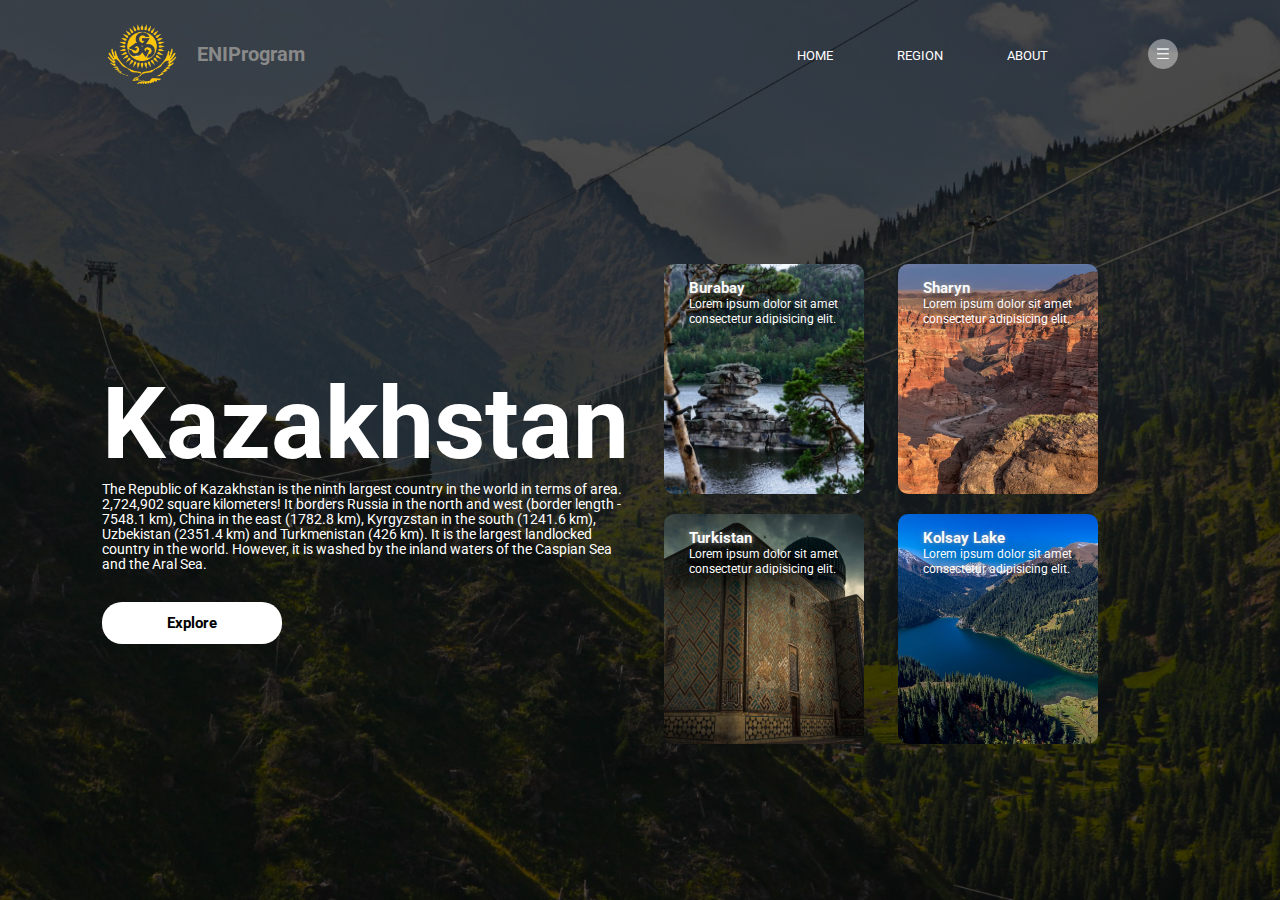
<file: index.html>
<!DOCTYPE html>
<html lang="en">

<head>
    <meta charset="UTF-8">
    <meta http-equiv="X-UA-Compatible" content="IE=edge">
    <meta name="viewport" content="width=device-width, initial-scale=1.0">
    <link rel="stylesheet" href="styles.css">
    <title>ENITourism</title>
</head>

<body>

    <div class="container">
        <div class="navbar">
            <img src="KZ-logo-removebg-preview.png" class="logo" alt="">
            <p>ENIProgram</p>
            <nav>
                <ul>
                    <li><a href="">HOME</a></li>
                    <li><a href="Region.html">REGION</a></li>
                    <li><a href="About.html">ABOUT</a></li>
                </ul>
            </nav>
            <img src="menu.png" class="menu-icon" alt="">
        </div>

        <div class="row">
            <div class="col">
                <h1>Kazakhstan</h1>
                <p>
                    The Republic of Kazakhstan is the ninth largest country in the world in terms of area. 2,724,902
                    square kilometers! It
                    borders Russia in the north and west (border length - 7548.1 km), China in the east (1782.8 km),
                    Kyrgyzstan in the south
                    (1241.6 km), Uzbekistan (2351.4 km) and Turkmenistan (426 km). It is the largest landlocked country
                    in the world.
                    However, it is washed by the inland waters of the Caspian Sea and the Aral Sea.
                </p>
                <a href="Explore.html">
                    <button type="button">Explore</button>
                </a>

            </div>
            <div class="col">
                <div class="card card1">
                    <h5>Burabay</h5>
                    <p>Lorem ipsum dolor sit amet consectetur adipisicing elit.</p>
                </div>
                <div class="card card2">
                    <h5>Sharyn</h5>
                    <p>Lorem ipsum dolor sit amet consectetur adipisicing elit.</p>
                </div>
                <div class="card card3">
                    <h5>Turkistan</h5>
                    <p>Lorem ipsum dolor sit amet consectetur adipisicing elit.</p>
                </div>
                <div class="card card4">
                    <h5>Kolsay Lake</h5>
                    <p>Lorem ipsum dolor sit amet consectetur adipisicing elit.</p>
                </div>
            </div>
        </div>
    </div>



</body>

</html>
</file>
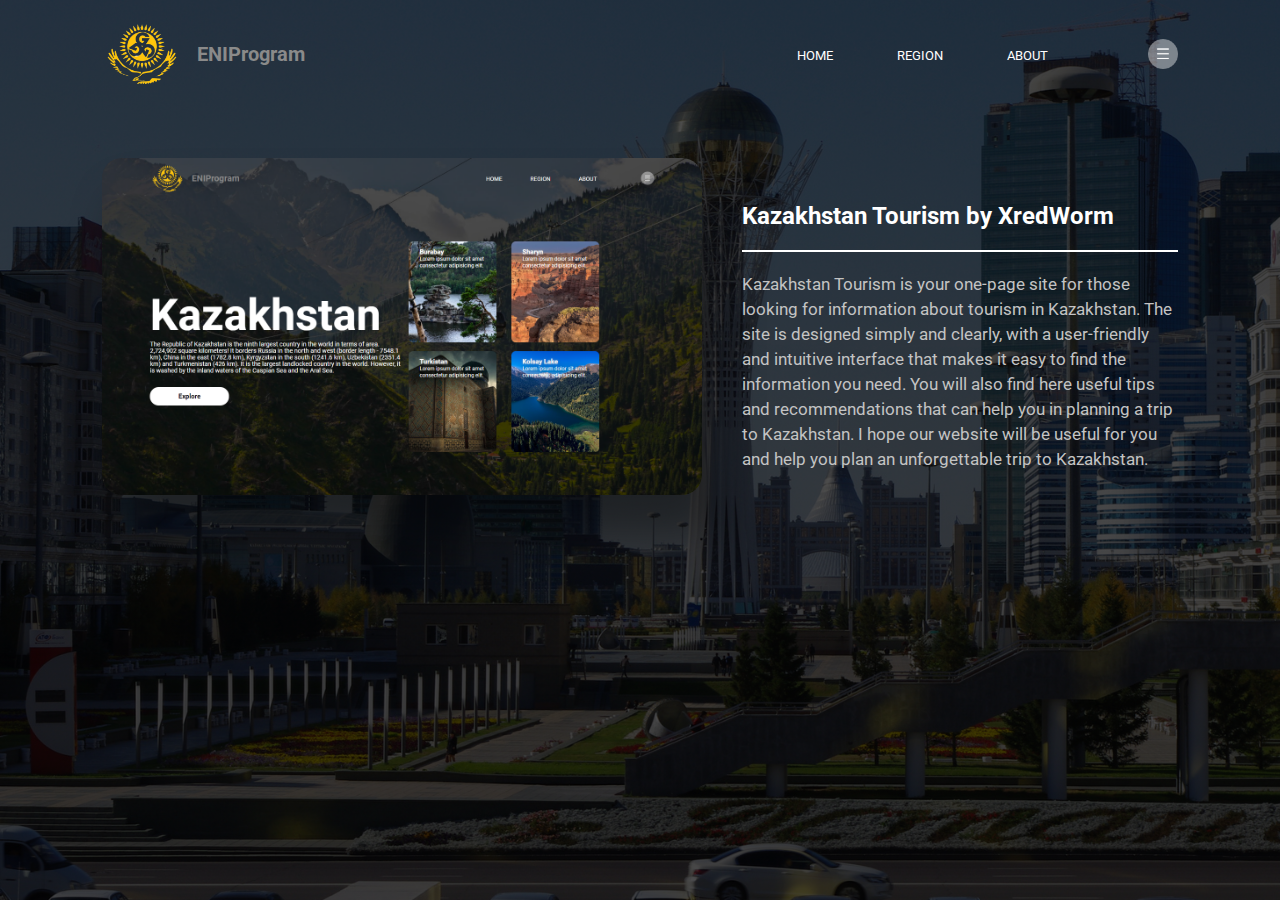
<file: About.html>
<!DOCTYPE html>
<html lang="en">

<head>
    <meta charset="UTF-8">
    <meta http-equiv="X-UA-Compatible" content="IE=edge">
    <meta name="viewport" content="width=device-width, initial-scale=1.0">
    <link rel="stylesheet" href="styles.css">
    <title>ENITourism</title>
</head>

<body>

    <div class="container3">
        <div class="navbar">
            <img src="KZ-logo-removebg-preview.png" class="logo" alt="">
            <p>ENIProgram</p>
            <nav>
                <ul>
                    <li><a href="index.html">HOME</a></li>
                    <li><a href="Region.html">REGION</a></li>
                    <li><a href="About.html">ABOUT</a></li>
                </ul>
            </nav>
            <img src="menu.png" class="menu-icon" alt="">
        </div>

        <div class="info">
            <img src="Screenshot (24).png" class="info-image1" alt="">

            <div class="info-text">
                <h2>Kazakhstan Tourism by XredWorm</h2>
                <p class="about-text">
                    Kazakhstan Tourism is your one-page site for those looking for information about tourism in
                    Kazakhstan. The site is
                    designed simply and clearly, with a user-friendly and intuitive interface that makes it easy to find
                    the information you
                    need. You will also find here useful tips and recommendations that can help you in planning a trip
                    to Kazakhstan. I hope
                    our website will be useful for you and help you plan an unforgettable trip to Kazakhstan.
                </p>
            </div>
        </div>

</body>

</html>
</file>
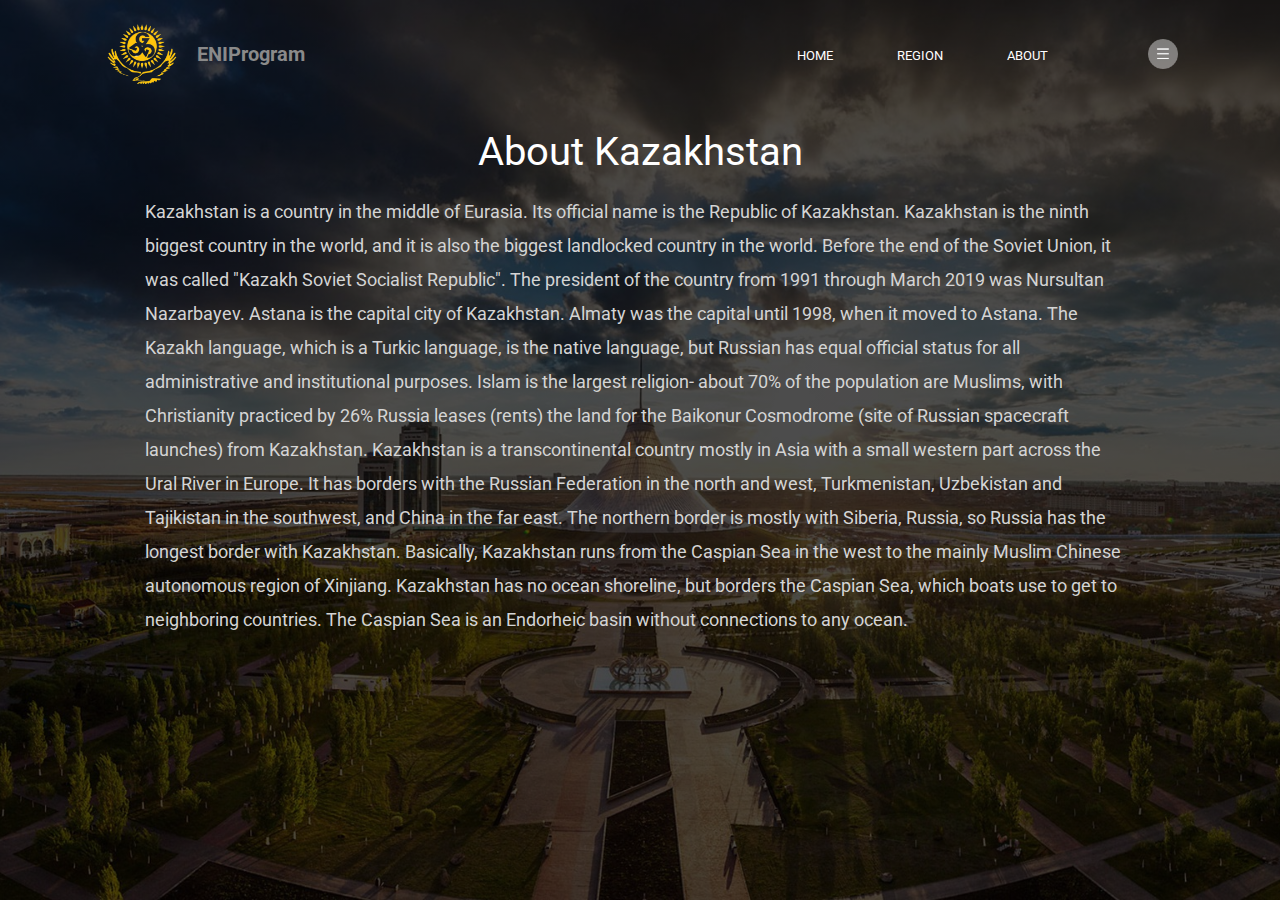
<file: Explore.html>
<!DOCTYPE html>
<html lang="en">

<head>
    <meta charset="UTF-8">
    <meta http-equiv="X-UA-Compatible" content="IE=edge">
    <meta name="viewport" content="width=, initial-scale=1.0">
    <link rel="stylesheet" href="styles.css">
    <title>ENITourism</title>
</head>

<body>

    <div class="container1">
        <div class="navbar">
            <img src="KZ-logo-removebg-preview.png" class="logo" alt="">
            <p>ENIProgram</p>
            <nav>
                <ul>
                    <li><a href="index.html">HOME</a></li>
                    <li><a href="Region.html">REGION</a></li>
                    <li><a href="About.html">ABOUT</a></li>
                </ul>
            </nav>
            <img src="menu.png" class="menu-icon" alt="">
        </div>
        <div class="explore-text">
            <div class="texxt">About Kazakhstan</div>
            <p class="Explore">
                Kazakhstan is a country in the middle of Eurasia. Its official name is the Republic of Kazakhstan.
                Kazakhstan is the
                ninth biggest country in the world, and it is also the biggest landlocked country in the world. Before
                the end of the
                Soviet Union, it was called "Kazakh Soviet Socialist Republic". The president of the country from 1991
                through March
                2019 was Nursultan Nazarbayev. Astana is the capital city of Kazakhstan. Almaty was the capital until
                1998, when it
                moved to Astana.
                The Kazakh language, which is a Turkic language, is the native language, but Russian has equal official
                status for all
                administrative and institutional purposes. Islam is the largest religion- about 70% of the population
                are Muslims,
                with Christianity practiced by 26% Russia leases (rents) the land for the Baikonur Cosmodrome (site
                of Russian
                spacecraft launches) from Kazakhstan.
                Kazakhstan is a transcontinental country mostly in Asia with a small western part across the Ural River
                in Europe. It
                has borders with the Russian Federation in the north and west, Turkmenistan, Uzbekistan and Tajikistan
                in the southwest,
                and China in the far east. The northern border is mostly with Siberia, Russia, so Russia has the longest
                border with
                Kazakhstan. Basically, Kazakhstan runs from the Caspian Sea in the west to the mainly Muslim Chinese
                autonomous
                region of Xinjiang. Kazakhstan has no ocean shoreline, but borders the Caspian Sea, which boats use to
                get to
                neighboring countries. The Caspian Sea is an Endorheic basin without connections to any ocean.

            </p>
        </div>

</body>

</html>
</file>
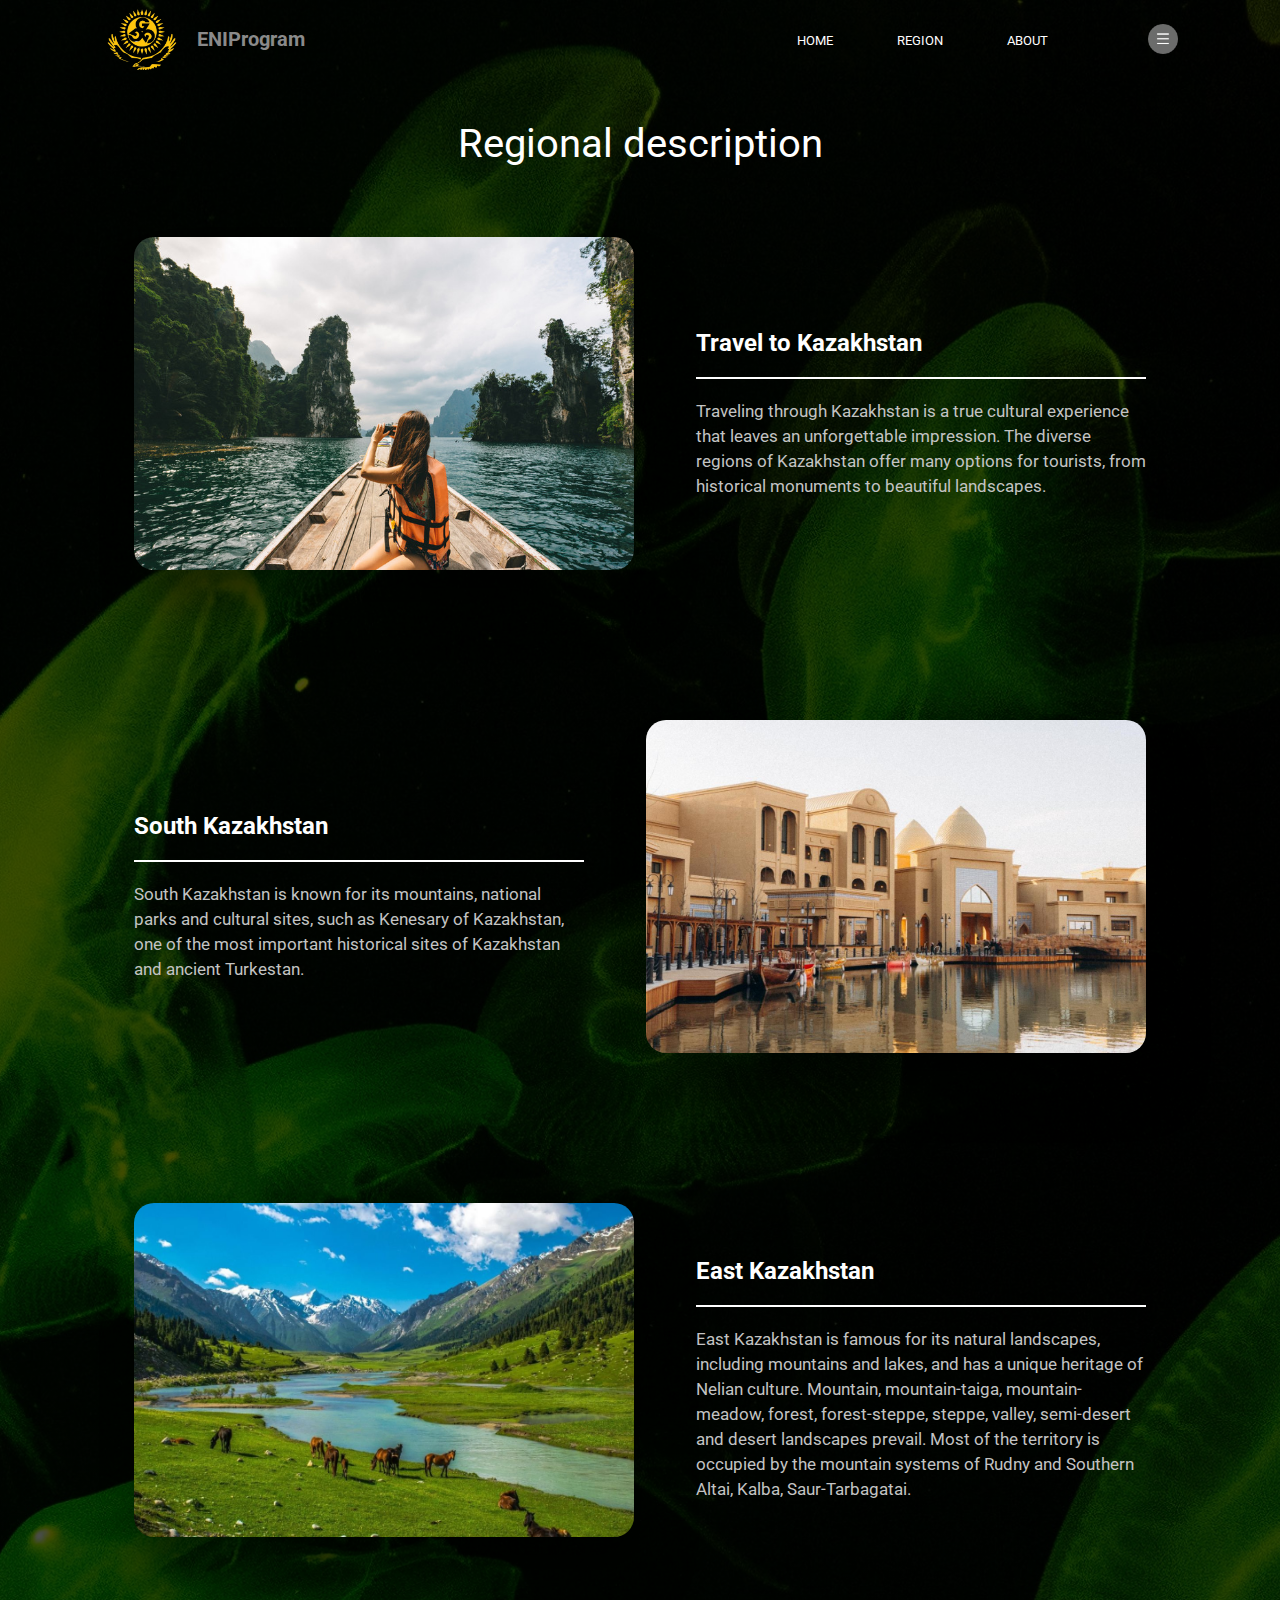
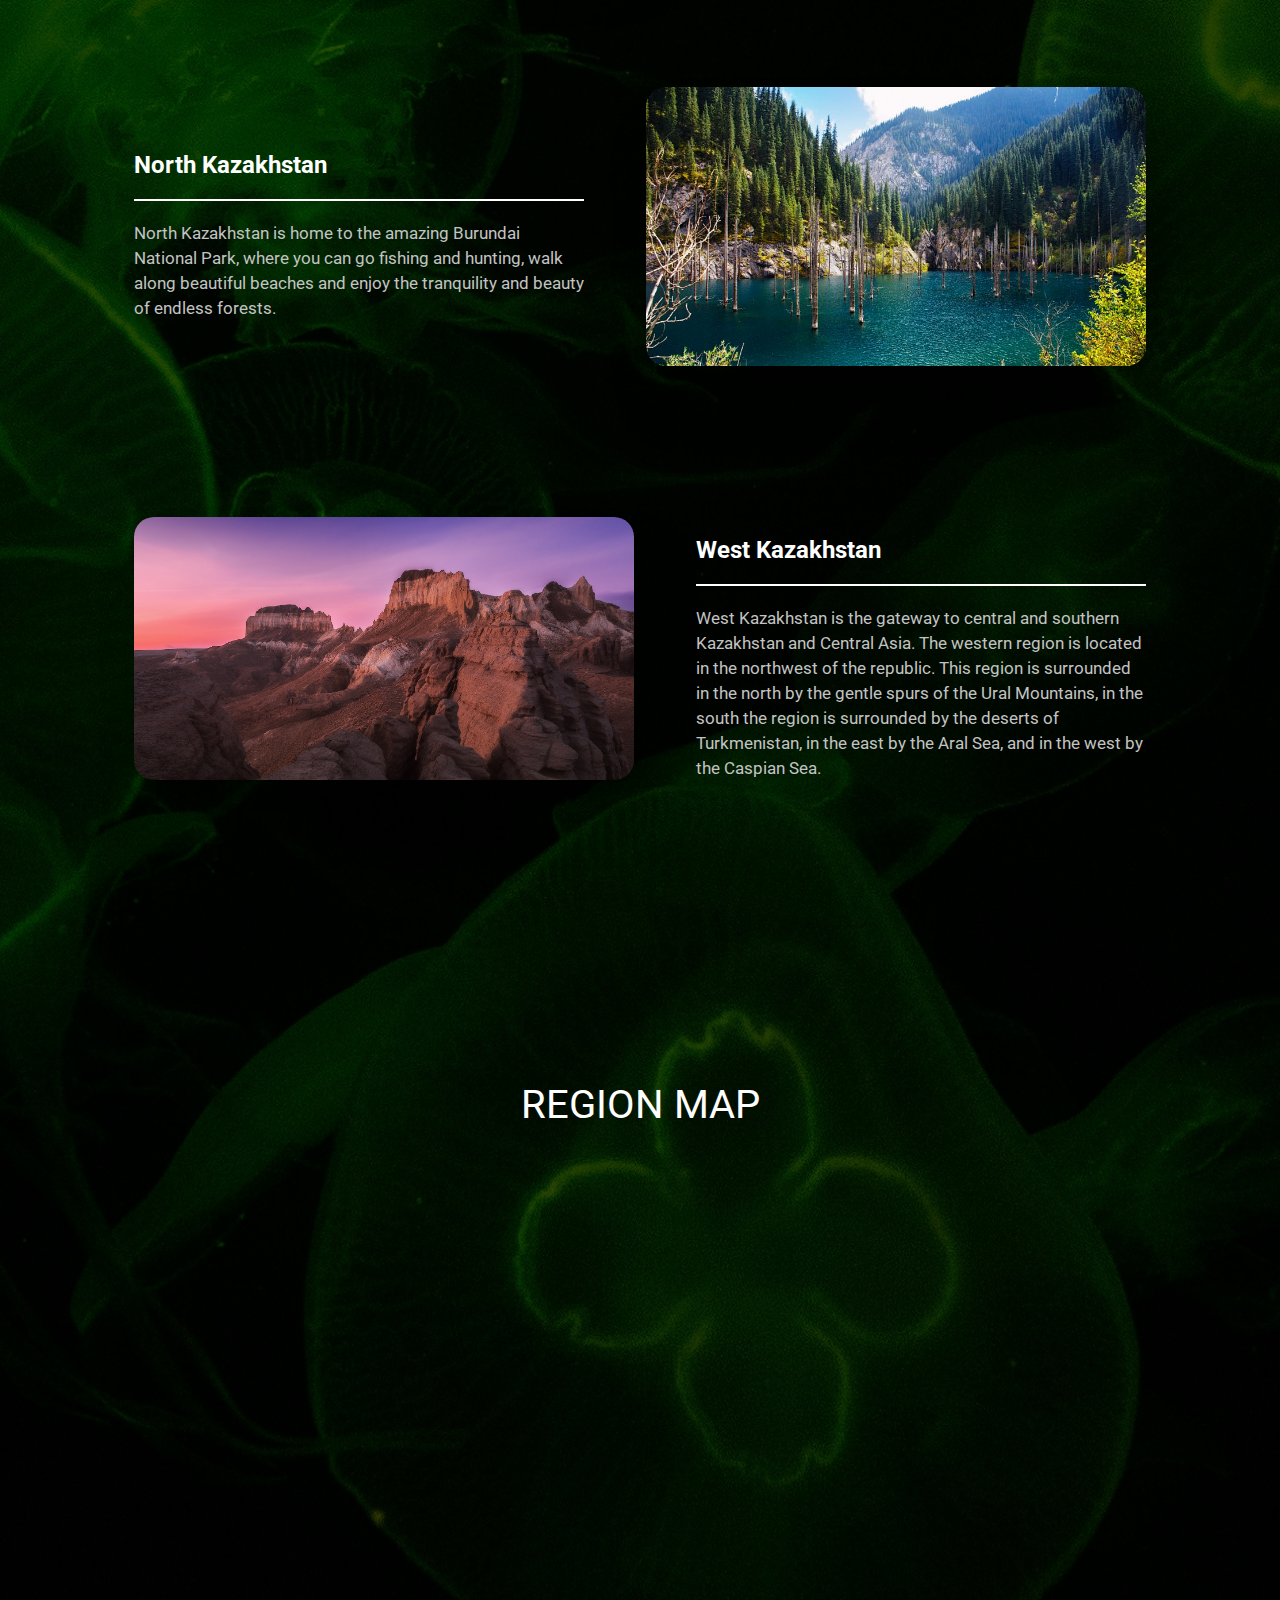
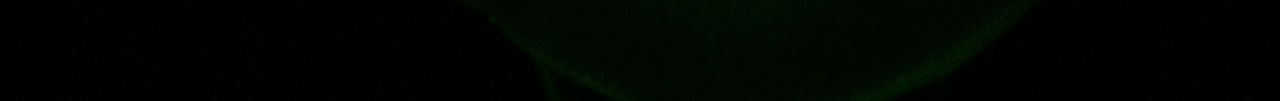
<file: Region.html>
<!DOCTYPE html>
<html lang="en">

<head>
    <meta charset="UTF-8">
    <meta http-equiv="X-UA-Compatible" content="IE=edge">
    <meta name="viewport" content="width=device-width, initial-scale=1.0">
    <link rel="stylesheet" href="styles.css">
    <title>ENITourism</title>
</head>

<body>
    <div class="container2">
        <div class="bott">
            <div class="navbar">
                <img src="KZ-logo-removebg-preview.png" class="logo" alt="">
                <p>ENIProgram</p>
                <nav>
                    <ul>
                        <li><a href="index.html">HOME</a></li>
                        <li><a href="Region.html">REGION</a></li>
                        <li><a href="About.html">ABOUT</a></li>
                    </ul>
                </nav>
                <img src="menu.png" class="menu-icon" alt="">
            </div>
        </div>


        <div class="desc">
            Regional description
        </div>

        <div class="tit">

            <div class="info">
                <img src="Travel_1.jpeg" class="info-image" alt="">
                <div class="info-text">
                    <h2>Travel to Kazakhstan</h2>
                    <p class="about-text">
                        Traveling through Kazakhstan is a true cultural experience that leaves an unforgettable
                        impression. The diverse regions
                        of Kazakhstan offer many options for tourists, from historical monuments to beautiful
                        landscapes.
                    </p>
                </div>
            </div>


            <div class="info">

                <div class="info-text">
                    <h2>South Kazakhstan</h2>
                    <p class="about-text">
                        South Kazakhstan is known for its mountains, national parks and cultural sites, such as Kenesary
                        of Kazakhstan, one of
                        the most important historical sites of Kazakhstan and ancient Turkestan.
                    </p>
                </div>
                <img src="Туркестан.jpeg" class="info-image" alt="">
            </div>

            <div class="info">
                <img src="ВК.jpg" class="info-image" alt="">
                <div class="info-text">
                    <h2>East Kazakhstan</h2>
                    <p class="about-text">
                        East Kazakhstan is famous for its natural landscapes, including mountains and lakes, and has a
                        unique heritage of
                        Nelian culture. Mountain, mountain-taiga, mountain-meadow, forest, forest-steppe, steppe,
                        valley, semi-desert and desert
                        landscapes prevail. Most of the territory is occupied by the mountain systems of Rudny and
                        Southern Altai, Kalba,
                        Saur-Tarbagatai.
                    </p>
                </div>
            </div>

            <div class="info">
                <div class="info-text">
                    <h2>North Kazakhstan</h2>
                    <p class="about-text">
                        North Kazakhstan is home to the amazing Burundai National Park, where you can go fishing and
                        hunting, walk along
                        beautiful beaches and enjoy the tranquility and beauty of endless forests.
                    </p>
                </div>
                <img src="Север.jpg" class="info-image" alt="">
            </div>

            <div class="info">
                <img src="Западный.jpg" class="info-image" alt="">
                <div class="info-text">
                    <h2>West Kazakhstan</h2>
                    <p class="about-text">
                        West Kazakhstan is the gateway to central and southern Kazakhstan and Central Asia. The western
                        region is located in
                        the northwest of the republic. This region is surrounded in the north by the gentle spurs of the
                        Ural Mountains, in the
                        south the region is surrounded by the deserts of Turkmenistan, in the east by the Aral Sea, and
                        in the west by the
                        Caspian Sea.
                    </p>
                </div>
            </div>

        </div>

        <div class="mapss">
            REGION MAP
        </div>

        <div class="maps">
            <iframe
                src="https://www.google.com/maps/embed?pb=!1m18!1m12!1m3!1d24096139.044869106!2d32.39766685276427!3d42.50381327801859!2m3!1f0!2f0!3f0!3m2!1i1024!2i768!4f13.1!3m3!1m2!1s0x38a91007ecfca947%3A0x5f7b842fe4b30e1b!2z0prQsNC30LDSm9GB0YLQsNC9!5e0!3m2!1skk!2skz!4v1679309760609!5m2!1skk!2skz"
                width="800" height="500" style="border:0;" allowfullscreen="" loading="lazy"
                referrerpolicy="no-referrer-when-downgrade"></iframe>
        </div>
        <br>

</body>

</html>
</file>
<file: styles.css>
@import url('https://fonts.googleapis.com/css2?family=Roboto:wght@300;400;500;700;900&display=swap');

* {
    margin: 0;
    padding: 0;
    font-family: 'Roboto', sans-serif;
}

.container {
    width: 100%;
    height: 100vh;
    background-image: linear-gradient(rgba(0, 0, 0, 0.7), rgba(0, 0, 0, 0.7)), url(kazakhstan_guide_nature.jpg);
    background-position: center;
    background-size: cover;

    padding-left: 8%;
    padding-right: 8%;
    box-sizing: border-box;
}

.navbar {
    height: 12%;
    display: flex;
    align-items: center;

}

.navbar p {
    margin-left: 15px;
    font-size: 20px;
    font-weight: 700;
    line-break: 12;
    color: rgb(138, 138, 138);
    cursor: pointer;
}

.logo {
    width: 80px;
    cursor: pointer;
}

.menu-icon {
    width: 30px;
    cursor: pointer;
    margin-left: 40px;
}

nav {
    flex: 1;
    text-align: right;
}

nav ul li {
    list-style: none;
    display: inline-block;
    margin-right: 60px;
}

nav ul li a {
    text-decoration: none;
    color: #fff;
    font-size: 13px;

    transition: color 0.3s;
}

nav ul li a:hover {
    color: #999;
}

.row {
    display: flex;
    height: 88%;
    align-items: center;
}

.col {
    flex-basis: 50%;
    margin-right: 20px;
}

h1 {
    color: #ffffff;
    font-size: 100px;
}

p {
    color: #fff;
    font-size: 14px;
    line-height: 15px;
}

button {
    width: 180px;
    color: #000000;
    font-size: 15px;
    font-weight: bold;
    padding: 12px 0;
    background: white;
    border: 0;
    border-radius: 20px;
    outline: none;
    margin-top: 30px;

    transition: background-color 0.3s;
}

button:hover {
    color: black;
    background-color: #999;
}

.card {
    width: 200px;
    height: 230px;
    display: inline-block;
    border-radius: 10px;
    padding: 15px 25px;
    box-sizing: border-box;
    cursor: pointer;
    margin: 10px 15px;

    background-position: center;
    background-size: cover;

    transition: transform 0.5s;
}

.card1 {
    background-image: url(Burabay.jpg);
}

.card2 {
    background-image: url(Sharyn.jpg);
}

.card3 {
    background-image: url(Turkistan.jpg);
}

.card4 {
    background-image: url(Kolsai.jpg);
}

.card:hover {
    transform: translateY(-10px);
}

h5 {
    color: white;
    font-size: 15px;
    text-shadow: 0 0 5px #999;
}


.card p {
    text-shadow: 0 0 15px #000;
    font-size: 12px;
}



/* EXPLORE */

.container1 {
    width: 100%;
    height: 100vh;
    background-image: linear-gradient(rgba(0, 0, 0, 0.7), rgba(0, 0, 0, 0.7)), url(Khan.jpg);
    background-position: center;
    background-size: cover;

    padding-left: 8%;
    padding-right: 8%;
    box-sizing: border-box;
}

.Explore {
    color: #d4d4d4;
    font-size: 18px;
    line-height: 34px;
}

.explore-text {
    max-width: 990px;
    margin: 0 auto;
}

.texxt {
    color: white;
    text-align: center;
    margin-top: 20px;
    margin-bottom: 20px;
    font-size: 40px;
}

/* Region */
.container2 {
    width: 100%;

    background-image: linear-gradient(rgba(0, 0, 0, 0.7), rgba(0, 0, 0, 0.7)), url(pexels-willy-arisky-1059161.jpg);
    background-position: center;
    background-size: cover;

    padding-left: 8%;
    padding-right: 8%;
    box-sizing: border-box;
}

.bott {
    padding-top: 9px;
}

.tit {
    margin-top: 50px;
    color: #fff;
}



.desc {
    color: white;
    font-size: 40px;
    text-align: center;
    margin-top: 50px;
    margin-bottom: 70px;
}

.mapss {
    margin-top: 200px;
    margin-bottom: 50px;
    color: white;
    text-align: center;
    font-size: 40px;
}

.maps {
    text-align: center;
}

br {
    margin-top: 2px;
}

/* ABOUT */

.container3 {
    width: 100%;
    height: 100vh;
    background-image: linear-gradient(rgba(0, 0, 0, 0.7), rgba(0, 0, 0, 0.7)), url(Kazak.jpg);
    background-position: center;
    background-size: cover;

    padding-left: 8%;
    padding-right: 8%;
    box-sizing: border-box;
}

.info {
    padding-bottom: 100px;
    margin-top: 50px;
    display: flex;
    justify-content: space-around;
    align-items: center;
}

.info-text {
    max-width: 450px;
}

.info-text h2 {
    color: #fff;
    padding: 20px;
    padding-left: 0;
    margin-bottom: 20px;
    border-bottom: 2px solid #ffffff;
}

.info-image {
    max-width: 500px;
    border-radius: 20px;
    box-shadow: 15px 40px 45px rgba(0, 0, 0, 0.4);
}

.info-image1 {
    margin-right: 40px;
    max-width: 600px;
    border-radius: 20px;
    box-shadow: 15px 40px 45px rgba(0, 0, 0, 0.4);
}

.about-text {
    color: #c3c3c3;
    font-size: 17px;
    line-height: 25px;
}
</file>
